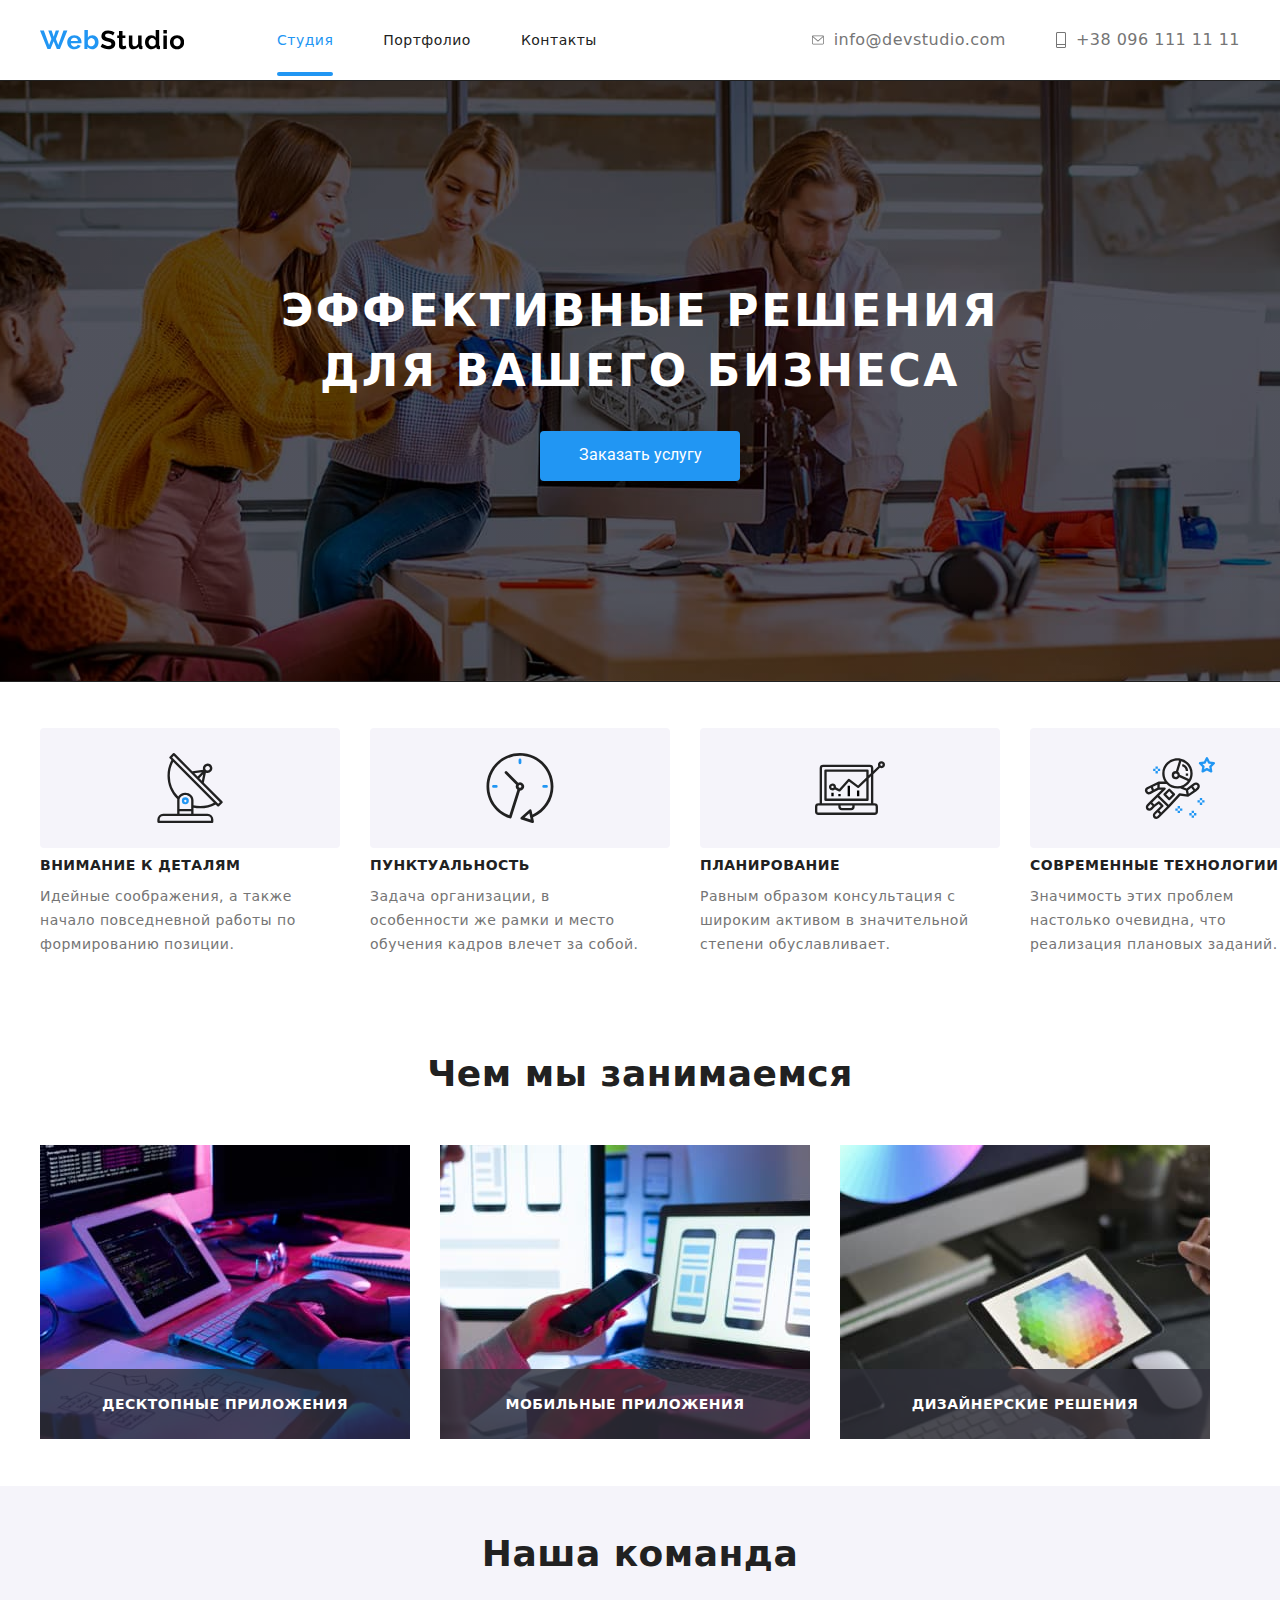
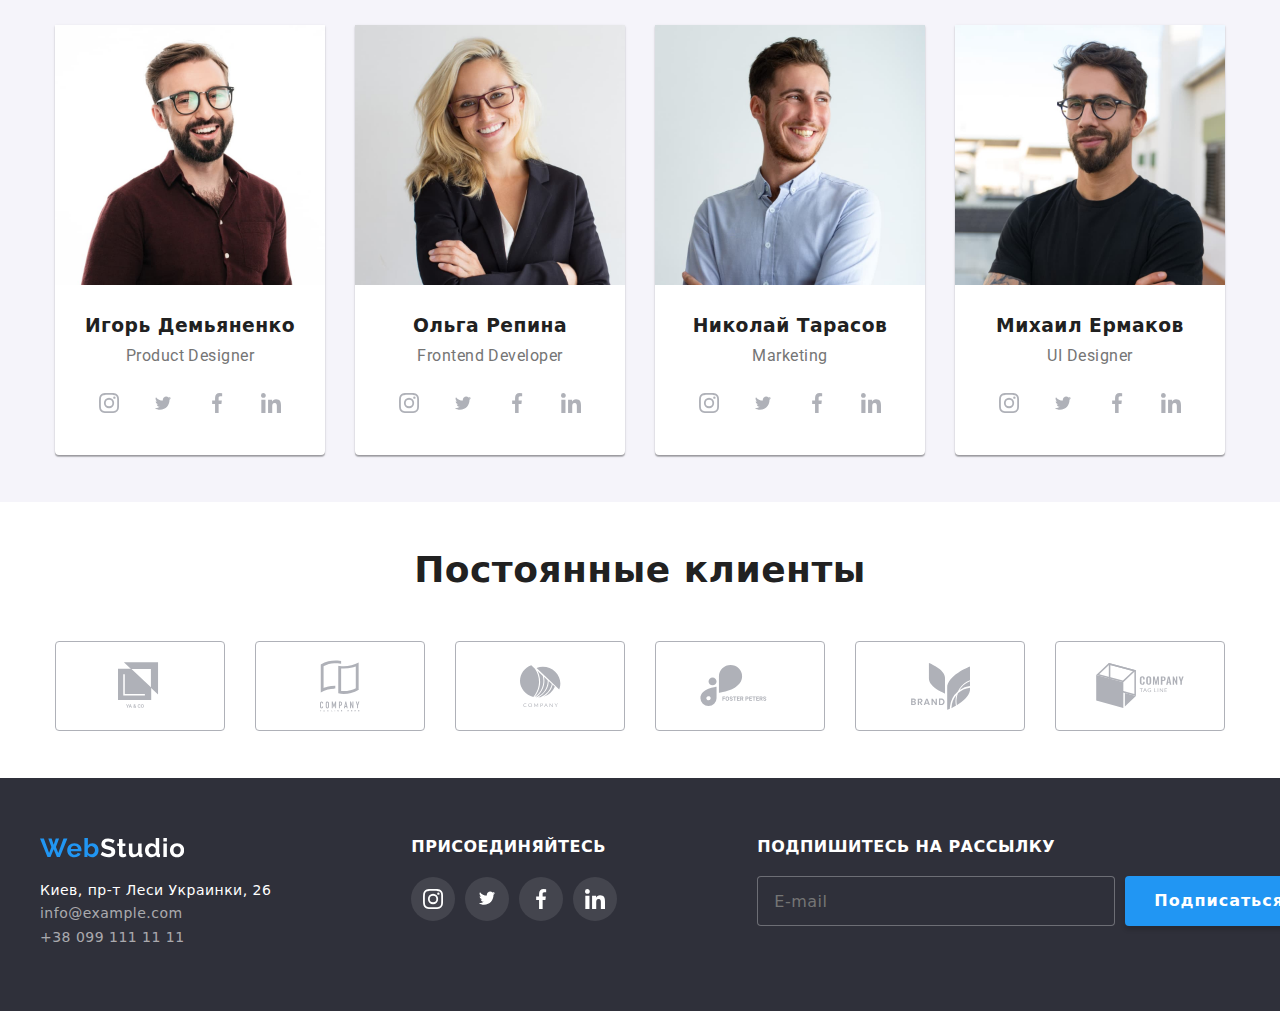
<file: index.html>
<!DOCTYPE html>
<html lang="ru">
<head>
    <meta charset="UTF-8">
    <meta name="viewport" content="width=device-width, initial-scale=1.0">
    <!-- Подключение стилей -->
    <link rel="stylesheet" href="./style.css">
    <link rel="stylesheet" href="https://cdnjs.cloudflare.com/ajax/libs/modern-normalize/1.0.0/modern-normalize.min.css">
    <link href="https://fonts.googleapis.com/css2?family=Roboto:wght@300;400;900&display=swap" rel="stylesheet">
    <title>Студия</title>
</head>
<body>
    <header class="header">
        <div class="conteiner">
        <div class="logo-logo"><a><img src="./img/WebStudio.svg" alt="логотип"></a></div>
        <nav class="main-nav">
            <ul class="nav-list">
                <li class="nav-list-li">
                <a class="studio first" href="">Студия</a>
                </li>
                <li class="nav-list-li">
                <a href="./portfolio.html">Портфолио</a>
                </li>
                <li class="nav-list-li">
                <a class="contacts-nav" href="">Контакты</a>
                </li>
            </ul>
        </nav>
            <ul class="contacts-head">
                <li class="mail">
                <a class="mailll" href="mailto:info@devstudio">
                    <svg class="mail-svg" height="16" width="12">
                        <use href="./img/sprite.svg#icon-mall-hover"></use>
                    </svg>info@devstudio.com</a>
                </li>
                <li>
                <a class="tell" href="tell:+38 096 111 11 11">
                    <svg class="mail-svg" height="16" width="10">
                        <use href="./img/sprite.svg#icon-Tell"></use>
                    </svg>+38 096 111 11 11</a>
                </li>
            </ul>
        </div>    
    </header>
    <main>
    <!----------HERO---------->  
        <section class="hero">
            <div class="overlay">
                <h1 class="hero-title">ЭФФЕКТИВНЫЕ РЕШЕНИЯ <br> ДЛЯ ВАШЕГО БИЗНЕСА</h1>
                <button class="buttonn" data-modal-open>Заказать услугу</button>
            </div>
        </section>
    <!-- Cпособности -->
        <section>
        <div class="conteiner">
            <ul class="ability-list">
                <li class="ability-list-li">
                    <div class="ability-icons">
                        <svg class="ability-icon" height="70">
                            <use href="./img/sprite.svg#icon-antenna"></use>
                        </svg>
                    </div>
                    <h3>Внимание к деталям</h3>
                    <p>Идейные соображения, а также начало повседневной работы по формированию позиции.</p>
                </li>
                <li class="ability-list-li">
                    <div class="ability-icons">
                        <svg class="ability-icon" height="70">
                            <use href="./img/sprite.svg#icon-Clock-1"></use>
                        </svg>
                    </div>
                    <h3>Пунктуальность</h3>
                    <p>Задача организации, в особенности же рамки и место обучения кадров влечет за собой.</p>
                </li>
                <li class="ability-list-li">
                    <div class="ability-icons">
                        <svg class="ability-icon" height="70">
                            <use href="./img/sprite.svg#icon-comp"></use>
                        </svg>
                    </div>
                    <h3>Планирование</h3>
                    <p>Равным образом консультация с широким активом в значительной степени обуславливает.</p>
                </li>
                <li class="ability-list-li">
                    <div class="ability-icons">
                        <svg class="ability-icon" height="70">
                            <use href="./img/sprite.svg#icon-astronaut-1"></use>
                        </svg>
                    </div>
                    <h3>Современные технологии</h3>
                    <p>Значимость этих проблем настолько очевидна, что реализация плановых заданий.</p>
                </li>
            </ul>
        </div>
        </section>
        <!-- Чем мы занимаемся-->
        <section>
        <div class="conteiner">
            <h2 class="gaget-title">Чем мы занимаемся</h2>
            <div>
                <ul class="gagets">
                    <li class="img-gagets">
                        <img src="./img/img1.jpg" width="370" height="294" alt="Компьютер"/>
                        <div class="whatwedo"><b class="what-title" >ДЕСКТОПНЫЕ ПРИЛОЖЕНИЯ</b></div>
                    </li>
                    <li class="img-gagets">
                        <img src="./img/img2.jpg" width="370" height="294" alt="Телефоны">
                        <div class="whatwedo"><b class="what-title">МОБИЛЬНЫЕ ПРИЛОЖЕНИЯ</b></div> 
                    </li>
                    <li class="img-gagets">
                        <img src="./img/img3.jpg" width="370" height="294" alt="Планшеты">
                        <div class="whatwedo"><b class="what-title">ДИЗАЙНЕРСКИЕ РЕШЕНИЯ</b></div>
                    </li>
                </ul>
            </div>
        </div>
        </section>
        <!--Команда-->      
        <section class="team-conteiner">
            <div class="conteiner">
                <h2 class="team-title">Наша команда</h2>
                <ul class="team">
                    <li class="worker">
                        <img src="./img/img.jpg" width="270" height="260" alt="Игорь_Демьяненко"/>
                        <h3 class="name">Игорь Демьяненко</h3>
                        <p class="profession">Product Designer</p>
                        <ul class="list-masanger">
                            <li class="li-masanger">
                                <a class="masanger-link" href="">
                                <svg class="mesanger-icon" height="20" width="20">
                                <use href="./img/sprite.svg#icon-instagram"></use>
                                </svg></a>
                            </li>
                            <li class="li-masanger">
                                <a class="masanger-link" href="">
                                <svg class="mesanger-icon" height="16.25" width="20">
                                <use href="./img/sprite.svg#icon-twitter"></use>
                                </svg></a>
                            </li>
                            <li class="li-masanger">
                                <a class="masanger-link" href="">
                                <svg class="mesanger-icon" height="20" width="20">
                                <use href="./img/sprite.svg#icon-facebook"></use>
                                </svg></a>
                            </li>
                            <li class="li-masanger">
                                <a class="masanger-link" href="">
                                <svg class="mesanger-icon" height="20" width="20">
                                <use href="./img/sprite.svg#icon-linkedin"></use>
                                </svg></a>
                            </li>
                        </ul>
                    </li>
                    <li class="worker">
                        <img src="./img/img (1).jpg" width="270" height="260" alt="Ольга_Репина">
                        <h3 class="name">Ольга Репина</h3>
                        <p class="profession">Frontend Developer</p>
                        <ul class="list-masanger">
                        <li class="li-masanger">
                            <a class="masanger-link" href="">
                            <svg class="mesanger-icon" height="20" width="20">
                            <use href="./img/sprite.svg#icon-instagram"></use>
                            </svg></a>
                        </li>
                        <li class="li-masanger">
                            <a class="masanger-link" href="">
                            <svg class="mesanger-icon" height="16.25" width="20">
                            <use href="./img/sprite.svg#icon-twitter"></use>
                            </svg></a>
                        </li>
                        <li class="li-masanger">
                            <a class="masanger-link" href="">
                            <svg class="mesanger-icon" height="20" width="20">
                            <use href="./img/sprite.svg#icon-facebook"></use>
                            </svg></a>
                        </li>
                        <li class="li-masanger">
                            <a class="masanger-link" href="">
                            <svg class="mesanger-icon" height="20" width="20">
                            <use href="./img/sprite.svg#icon-linkedin"></use>
                            </svg></a>
                        </li>
                        </ul>
                    </li>
                    <li class="worker">
                        <img src="./img/img (2).jpg" width="270" height="260" alt="Николай_Тарасов">
                        <h3 class="name">Николай Тарасов</h3>
                        <p class="profession">Marketing</p>
                        <ul class="list-masanger">
                            <li class="li-masanger">
                                <a class="masanger-link" href="">
                                <svg class="mesanger-icon" height="20" width="20">
                                <use href="./img/sprite.svg#icon-instagram"></use>
                                </svg></a>
                            </li>
                            <li class="li-masanger">
                                <a class="masanger-link" href="">
                                <svg class="mesanger-icon" height="16.25" width="20">
                                <use href="./img/sprite.svg#icon-twitter"></use>
                                </svg></a>
                                </li>
                            <li class="li-masanger">
                                <a class="masanger-link" href="">
                                <svg class="mesanger-icon" height="20" width="20">
                                <use href="./img/sprite.svg#icon-facebook"></use>
                                </svg></a>
                            </li>
                            <li class="li-masanger">
                                <a class="masanger-link" href="">
                                <svg class="mesanger-icon" height="20" width="20">
                                <use href="./img/sprite.svg#icon-linkedin"></use>
                                </svg></a>
                            </li>
                        </ul>
                    </li>
                    <li class="worker">
                        <img src="./img/img (3).jpg" width="270" height="260" alt="Михаил_Ермаков">
                        <h3 class="name">Михаил Ермаков</h3>
                        <p class="profession">UI Designer</p>
                        <ul class="list-masanger">
                            <li class="li-masanger">
                                <a class="masanger-link" href="">
                                <svg class="mesanger-icon" height="20" width="20">
                                <use href="./img/sprite.svg#icon-instagram"></use>
                                </svg></a>
                            </li>
                            <li class="li-masanger">
                                <a class="masanger-link" href="">
                                <svg class="mesanger-icon" height="16.25" width="20">
                                <use href="./img/sprite.svg#icon-twitter"></use>
                                </svg></a>
                            </li>
                            <li class="li-masanger">
                                <a class="masanger-link" href="">
                                <svg class="mesanger-icon" height="20" width="20">
                                <use href="./img/sprite.svg#icon-facebook"></use>
                                </svg></a>
                            </li>
                            <li class="li-masanger">
                                <a class="masanger-link" href="">
                                <svg class="mesanger-icon" height="20" width="20">
                                <use href="./img/sprite.svg#icon-linkedin"></use>
                                </svg></a>
                            </li>
                        </ul>
                    </li>
                </ul>
            </div>
        </section>
        <!----------ПОСТОЯННЫЕ КЛИЕНТЫ---------->
        <section>
            <div class="conteiner">
                <h2 class="team-title">Постоянные клиенты</h2>
                <ul class="clients">
                    <li class="clients-li">
                        <a class="svg-link" href="">
                            <svg class="company" width="44.27" height="49.23">
                                <use href="./img/sprite.svg#icon-YaCo"></use>
                            </svg>
                        </a>
                    </li>
                    <li class="clients-li">
                        <a class="svg-link" href="">
                            <svg class="company" width="40" height="52">
                                <use xlink:href="./img/sprite.svg#icon-company"></use>
                            </svg>
                        </a>
                    </li>
                    <li class="clients-li">
                        <a class="svg-link" href="">
                            <svg class="company" width="41" height="42.6">
                                <use xlink:href="./img/sprite.svg#icon-Company2"></use>
                            </svg>
                        </a>
                    </li>
                    <li class="clients-li">
                        <a class="svg-link" href="">
                            <svg class="company" width="79.66" height="42.02">
                                <use xlink:href="./img/sprite.svg#icon-Foster"></use>
                            </svg>
                        </a>
                    </li>
                    <li class="clients-li">
                        <a class="svg-link" href="">
                            <svg class="company" width="59" height="47">
                                <use xlink:href="./img/sprite.svg#icon-Brand"></use>
                            </svg>
                        </a>
                    </li>
                    <li class="clients-li">
                        <a class="svg-link" href="">
                            <svg class="company" width="88.48" height="45.44">
                                <use xlink:href="./img/sprite.svg#icon-TagLine"></use>
                            </svg>
                        </a>
                    </li>
                </ul>
            </div>
        </section>
    </main>
    <footer>
        <div class="conteiner">
            <ul class="footer-item">
                <li><a><img class="logo-footer" src="./img/WebStudio_white.svg" alt="логотип"></a>
                        <ul class="adress">
                            <li class="adres">Киев, пр-т Леси Украинки, 26<br/></li>
                            <li class="footer-con"><a class="footer-cont" href="mailto:info@example.com">info@example.com</a><br/></li>
                            <li class="footer-contents"><a class="footer-cont" href="tell:+38 099 111 11 11">+38 099 111 11 11</a></li>
                        </ul>
                </li>
                <li class="comeon-Li">
                    <b class="comeon">ПРИСОЕДИНЯЙТЕСЬ</b>
                    <ul class="footer-item2">
                        <li class="li-masanger2">
                            <a class="masanger-link2" href="">
                            <svg class="mesanger-icon2" height="20" width="20">
                            <use href="./img/sprite.svg#icon-instagram"></use>
                            </svg></a>
                        </li>
                        <li class="li-masanger2">
                            <a class="masanger-link2" href="">
                            <svg class="mesanger-icon2" height="16.25" width="20">
                            <use href="./img/sprite.svg#icon-twitter"></use>
                            </svg></a>
                        </li>
                        <li class="li-masanger2">
                            <a class="masanger-link2" href="">
                            <svg class="mesanger-icon2" height="20" width="20">
                            <use href="./img/sprite.svg#icon-facebook"></use>
                            </svg></a>
                        </li>
                        <li class="li-masanger2">
                            <a class="masanger-link2" href="">
                            <svg class="mesanger-icon2" height="20" width="20">
                            <use href="./img/sprite.svg#icon-linkedin"></use>
                            </svg></a>
                        </li>
                    </ul>
                </li>
                <li class="footeer-item">
                    <b class="join">Подпишитесь на рассылку</b>
                    <form action="" class="footer-form">
                    <input type="email" name="email" placeholder="E-mail" class="footer-input" autocomplete="off"/>
                    <button type="submit" class="button primary">
                        Подписаться
                        <svg class="icon-send">
                            <use href="./img/symbol-defss.svg#icon-icon-send"></use>
                        </svg>
                    </button>
                    </form>
                </li>
            </ul>
        </div>
    </footer>
    <div class="backdrop is-hidden" data-modal>
        <div class="modal">
            <form action="#" class="form-modal" autocomplete="off">
                <h4 class="title-form">Оставьте свои данные, мы вам перезвоним</h4>
                <div class="form-field">
                    <label for="name">Имя</label>
                    <div class="icon-input">
                        <input id="name" type="text" name="name" class="input">
                        <svg class="modal-icon" width="18" height="18">
                            <use xlink:href="./img/symbol-defss.svg#icon-person-black-18dp-1"></use>
                        </svg>
                    </div>
                </div>
                <div class="form-field">
                    <label for="tell">Телефон</label>
                    <div class="icon-input">
                        <input id="tell" type="tell" name="tell" class="input">
                        <svg class="modal-icon" width="18" height="18">
                            <use href="./img/symbol-defss.svg#icon-phone-black-18dp-1"></use>
                        </svg>
                    </div>
                </div>
                <div class="form-field">
                <label for="email">Почта</label>
                    <div class="icon-input">
                        <input id="email" type="email" name="email" class="input">
                        <svg class="modal-icon" width="18" height="18">
                            <use href="./img/symbol-defss.svg#icon-email-black-18dp-1"></use>
                        </svg>
                    </div>
                </div>
                <div class="form-field text-comments">
                    <label for="coments">Комментарий</label>
                    <textarea name="coments" id="coments" placeholder="Введите текст"></textarea>
                </div>
                <div class="form-field checkbox-field">
                    <label class="label label-rules">
                    <input type="checkbox" name="policy" class="checkbox" />
                    <span class="icon-checkbox"></span>
                    Соглашаюсь с рассылкой и принимаю
                    <a href="" class="conditions">Условия договора</a>
                    </label>
                </div>
                <button type="submit" class="btn-submit">Отправить</button>
            </form>
            <buttom class="modal-buttom" data-modal-close>
                <svg height="30" width="30">
                    <use href="./img/symbol-defs.svg#icon-close"></use>
                </svg>
            </buttom>
        </div>
    </div>
    <script src="./modal.js"></script>
    </body>
</html>
</file>
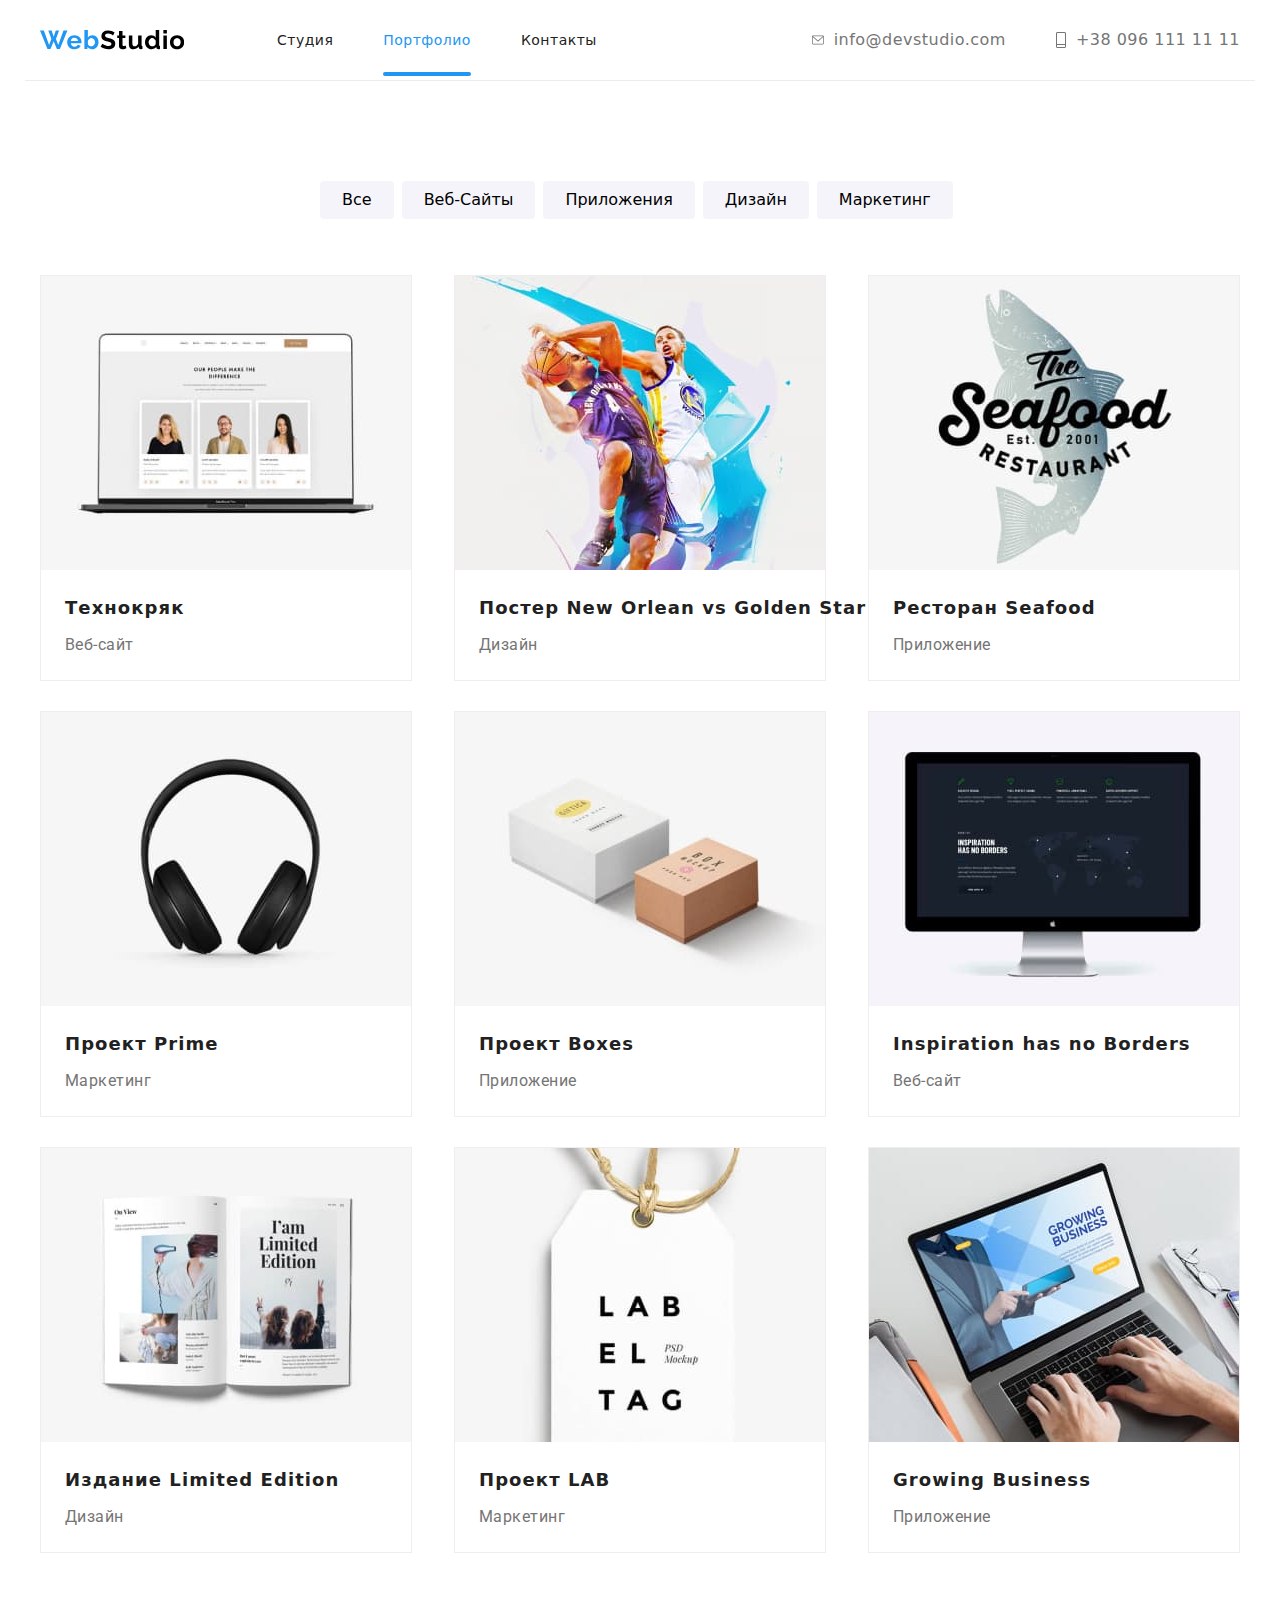
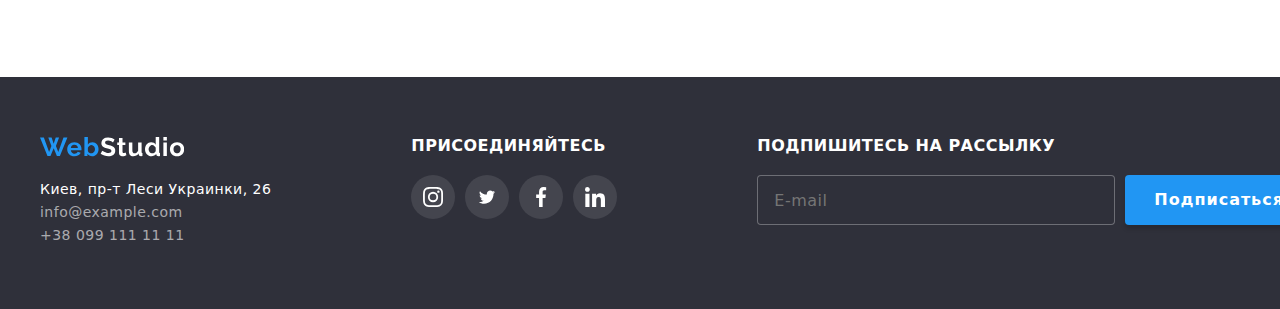
<file: portfolio.html>
<!DOCTYPE html>
<html lang="ru">
<head>
    <meta charset="UTF-8">
    <meta name="viewport" content="width=device-width, initial-scale=1.0">
    <!-- Подключение стилей -->
    <link rel="stylesheet" href="./style.css"><link/>
    <link rel="stylesheet" href="https://cdnjs.cloudflare.com/ajax/libs/modern-normalize/1.0.0/modern-normalize.min.css">
    <link href="https://fonts.googleapis.com/css2?family=Roboto:wght@300;400;900&display=swap" rel="stylesheet">
    <title>Портфолио</title>
</head>
<body>
    <header class="header">
        <div class="conteiner">
        <div class="logo-logo"><a><img src="./img/WebStudio.svg" width="" height="" alt="логотип"></a></div>
        <nav class="main-nav">
            <ul class="nav-list">
                <li class="nav-list-li">
                <a class="" href="./index.html">Студия</a>
                </li>
                <li class="nav-list-li">
                <a class="portfolio first" href="./portfolio.html">Портфолио</a>
                </li>
                <li class="nav-list-li">
                <a class="contacts-nav" href="">Контакты</a>
                </li>
            </ul>
        </nav>
            <ul class="contacts-head2">
                <li class="mail">
                <a class="mailll" href="mailto:info@devstudio">
                    <svg class="mail-svg" height="16" width="12">
                        <use href="./img/sprite.svg#icon-mall-hover"></use>
                    </svg>info@devstudio.com</a>
                </li>
                <li>
                <a class="tell" href="tell:+38 096 111 11 11">
                    <svg class="mail-svg" height="16" width="10">
                        <use href="./img/sprite.svg#icon-Tell"></use>
                    </svg>+38 096 111 11 11</a>
                </li>
            </ul>
        </div>    
    </header>
    <main>
        <section>
            <div class="conteiner">
            <div class="guide">
                <ul class="buttom-button">
                    <li class="buttom-button-li"><button class="buttom" type="button">все</button></li>
                    <li class="buttom-button-li"><button class="buttom" type ="button">веб-сайты</button></li>
                    <li class="buttom-button-li"><button class="buttom" type ="button">приложения</button></li>
                    <li class="buttom-button-li"><button class="buttom" type ="button">дизайн</button></li>
                    <li class="buttom-button-li"><button class="buttom" type ="button">маркетинг</button></li>
                </ul>
            </div>
            <div class="proects">
                <ul class="progect-list">
                    <li class="progect-list-li">
                        <a href="">
                            <figure class="hidden">
                                <div class="overlay">
                                <img src="./img/technocryak.jpg" width="370" height="294" alt="Технокряк"/>
                                <div class="overlay-p"><p class="corona">Технокряк это современная площадка распространения коронавируса. Компании используют эту платформу для цифрового шпионажа и атак на защищённые сервера конкурентов.</p></div>
                                </div>
                                <h3 class="name-progect">Технокряк</h3>
                                <h3 class="progect-what">Веб-сайт</h3>
                            </figure>
                        </a>
                    </li>
                    <li class="progect-list-li">
                        <a href="">
                            <figure class="hidden">
                                <div class="overlay">
                                    <img src="./img/poster.jpg" width="370" height="294" alt="Постер_New_Orlean_vs_Golden_Star"/>
                                    <div class="overlay-p"><p class="corona">Технокряк это современная площадка распространения коронавируса. Компании используют эту платформу для цифрового шпионажа и атак на защищённые сервера конкурентов.</p></div>
                                </div>
                                <h3 class="name-progect">Постер New Orlean vs Golden Star</h3>
                                <h3 class="progect-what">Дизайн</h3>
                            </figure>
                        </a>
                    </li>
                    <li class="progect-list-li">
                        <a href="">
                            <figure class="hidden">
                                <div class="overlay">
                                    <img src="./img/resturan.jpg" width="370" height="294" alt="Ресторан_Seafood"/>
                                    <div class="overlay-p"><p class="corona">Технокряк это современная площадка распространения коронавируса. Компании используют эту платформу для цифрового шпионажа и атак на защищённые сервера конкурентов.</p></div>
                                </div>
                                <h3 class="name-progect">Ресторан Seafood</h3>
                                <h3 class="progect-what">Приложение</h3>
                            </figure>
                        </a>
                    </li>
                    <li class="progect-list-li">
                        <a href="">
                            <figure class="hidden">
                                <div class="overlay">
                                    <img src="./img/proect-prime.jpg" width="370" height="294" alt="Проект_Prime"/>
                                    <div class="overlay-p"><p class="corona">Технокряк это современная площадка распространения коронавируса. Компании используют эту платформу для цифрового шпионажа и атак на защищённые сервера конкурентов.</p></div>
                                </div>
                                <h3 class="name-progect">Проект Prime</h3>
                                <h3 class="progect-what">Маркетинг</h3>
                            </figure>
                        </a>
                    </li>
                    <li class="progect-list-li">
                        <a href="">
                            <figure class="hidden">
                                <div class="overlay">
                                    <img src="./img/proect-box.jpg" width="370" height="294" alt="Проект_Boxes"/>
                                    <div class="overlay-p"><p class="corona">Технокряк это современная площадка распространения коронавируса. Компании используют эту платформу для цифрового шпионажа и атак на защищённые сервера конкурентов.</p></div>
                                </div>
                                <h3 class="name-progect">Проект Boxes</h3>
                                <h3 class="progect-what">Приложение</h3>
                            </figure>
                        </a>
                    </li>
                    <li class="progect-list-li">
                        <a href="">
                            <figure class="hidden">
                                <div class="overlay">
                                    <img src="./img/inspiration.jpg" width="370" height="294" alt="Inspiration_has_no_Borders"/>
                                    <div class="overlay-p"><p class="corona">Технокряк это современная площадка распространения коронавируса. Компании используют эту платформу для цифрового шпионажа и атак на защищённые сервера конкурентов.</p></div>
                                </div>
                                <h3 class="name-progect">Inspiration has no Borders</h3>
                                <h3 class="progect-what">Веб-сайт</h3>
                            </figure>
                        </a>
                    </li>
                    <li class="progect-list-li">
                        <a href="">
                            <figure class="hidden">
                                <div class="overlay">
                                    <img src="./img/limited_edition.jpg" width="370" height="294" alt="Издание_Limited_Edition"/>
                                    <div class="overlay-p"><p class="corona">Технокряк это современная площадка распространения коронавируса. Компании используют эту платформу для цифрового шпионажа и атак на защищённые сервера конкурентов.</p></div>
                                </div>
                                <h3 class="name-progect">Издание Limited Edition</h3>
                                <h3 class="progect-what">Дизайн</h3>
                            </figure>
                        </a>
                    </li>
                    <li class="progect-list-li">
                        <a href="">
                            <figure class="hidden">
                                <div class="overlay">
                                    <img src="./img/proect_LAB.jpg" width="370" height="294" alt="Проект_LAB"/>
                                    <div class="overlay-p"><p class="corona">Технокряк это современная площадка распространения коронавируса. Компании используют эту платформу для цифрового шпионажа и атак на защищённые сервера конкурентов.</p></div>
                                </div>
                                <h3 class="name-progect">Проект LAB</h3>
                                <h3 class="progect-what">Маркетинг</h3>
                            </figure>
                        </a>
                    </li>
                    <li class="progect-list-li">
                        <a href="">
                            <figure class="hidden">
                                <div class="overlay">
                                    <img src="./img/groving.jpg" width="370" height="294" alt="Growing Business"/>
                                    <div class="overlay-p"><p class="corona">Технокряк это современная площадка распространения коронавируса. Компании используют эту платформу для цифрового шпионажа и атак на защищённые сервера конкурентов.</p></div>
                                </div>
                                <h3 class="name-progect">Growing Business</h3>
                                <h3 class="progect-what">Приложение</h3>
                            </figure>
                        </a>
                    </li>
                </ul>
            </div>
            </div>
        </section>
        
    </main>
    <footer>
        <div class="conteiner">
            <ul class="footer-item">
                <li><a><img class="logo-footer" src="./img/WebStudio_white.svg" alt="логотип"></a>
                        <ul class="adress">
                            <li class="adres">Киев, пр-т Леси Украинки, 26<br/></li>
                            <li class="footer-con"><a class="footer-cont" href="mailto:info@example.com">info@example.com</a><br/></li>
                            <li class="footer-contents"><a class="footer-cont" href="tell:+38 099 111 11 11">+38 099 111 11 11</a></li>
                        </ul>
                </li>
                <li class="comeon-Li">
                    <b class="comeon">ПРИСОЕДИНЯЙТЕСЬ</b>
                    <ul class="footer-item2">
                        <li class="li-masanger2">
                            <a class="masanger-link2" href="">
                            <svg class="mesanger-icon2" height="20" width="20">
                            <use href="./img/sprite.svg#icon-instagram"></use>
                            </svg></a>
                        </li>
                        <li class="li-masanger2">
                            <a class="masanger-link2" href="">
                            <svg class="mesanger-icon2" height="16.25" width="20">
                            <use href="./img/sprite.svg#icon-twitter"></use>
                            </svg></a>
                        </li>
                        <li class="li-masanger2">
                            <a class="masanger-link2" href="">
                            <svg class="mesanger-icon2" height="20" width="20">
                            <use href="./img/sprite.svg#icon-facebook"></use>
                            </svg></a>
                        </li>
                        <li class="li-masanger2">
                            <a class="masanger-link2" href="">
                            <svg class="mesanger-icon2" height="20" width="20">
                            <use href="./img/sprite.svg#icon-linkedin"></use>
                            </svg></a>
                        </li>
                    </ul>
                </li>
                <li class="footeer-item">
                    <b class="join">Подпишитесь на рассылку</b>
                    <form action="" class="footer-form">
                    <input type="email" name="email" placeholder="E-mail" class="footer-input" autocomplete="off"/>
                    <button type="submit" class="button primary">
                        Подписаться
                        <svg class="icon-send">
                            <use href="./img/symbol-defss.svg#icon-icon-send"></use>
                        </svg>
                    </button>
                    </form>
                </li>
            </ul>
        </div>
    </footer>
    </body>
</html>
</file>
<file: style.css>
*,
*::before,
*::after {
margin: 0;
padding: 0;
border: 0;
}

* {
text-decoration: none;
list-style: none;
}
:root {
    --color-black: #212121;
    --color-gray: #757575;
    --color-wight: #FFFFFF;
    --color-blue: #2196F3;
    --color-gray-transparent: rgba(255, 255, 255, 0.6);
    --timing-function: cubic-bezier(0.4, 0, 0.2, 1);
    --primary-text-color: #212121;
    --accent-color: #2196f3;
    --input-border-color: rgba(33, 33, 33, 0.2);
    --form-text-color: rgba(117, 117, 117, 0.5);
    --secondary-text-color: #757575;
}
body {
    font-family: Roboto, sans-serif;
    letter-spacing: 0.03em;
    color: var(--color-black);
    }
ul {
    list-style: none;
}
a {
    text-decoration: none;
}

img {
    display: block;
}

.conteiner {
    width: 1230px;
    padding-left: 15px;
    padding-right: 15px;
    margin: 0 auto; 
    }

/*========= header ==========*/
.nav-list a:hover {
    color:var(--color-blue);
    opacity: 1;
    transition: opacity 250ms var(--timing-function);
}
header .conteiner {
    display: flex;
    align-items: center;
    border-bottom: 1px solid #ECECEC;
}
.nav-list {
    display: flex;
    align-items: center;
    padding-top: 32px;
    padding-bottom: 32px;
    font-weight: 500;
    font-size: 14px;
    line-height: 16px;
}
.logo-logo {
    margin-right: 93px;
    align-items: center;
}
.nav-list-li:not(:last-child) {
    margin-right: 50px;
}
.nav-list.studio {
    text-transform: capitalize;
    font-size: 14px;
    font-weight: 500;
    line-height: 1.14;
    color:var(--color-black);
    letter-spacing: 0.02 em;
}
.studio {
    position: relative;
    color:var(--color-black);
    
    font-weight: 500;
}
.studio::after {
    content: "";
    display: block;
    box-sizing: border-box;
    position: absolute;
    bottom: 0;
    width: 100%;
    height: 4px;
    background: var(--color-blue);
    border-radius: 2px;
    }
.first {
    position: relative;
    color:var(--color-blue); 
    padding-bottom: 28px;
}
.studio.first {
    color:var(--color-blue);
}
.first::after {
    content: "";
    display: block;
    box-sizing: border-box;
    position: absolute;
    bottom: 0;
    width: 100%;
    height: 4px;
    background: var(--color-blue);
    border-radius: 2px;
    }
.main-nav a {
    color:var(--color-black);
}
.contacts-head a:hover {
    color:var(--color-blue);
    opacity: 1;
    transition: opacity 250ms var(--timing-function);
}
.contacts-head {
    display: flex;
    align-items: center;
    margin-left: auto;
}
.contacts-head2 {
    display: flex;
    align-items: center;
    margin-left: auto;
}
.mail {
    margin-right: 50px;
    align-items: center;
}

.mailll {
    color:var(--color-gray)
}
.mail-svg {
    margin-right: 10px;
    fill: currentColor;
    vertical-align: middle;
}
.tell {
    color:var(--color-gray);
}

/*==========HERO==========*/
.hero {
    text-align: center;
    background: #2F303A;
    left: 0px;
    top: 80px;
    padding-bottom: 200px;
    padding-top: 200px;
    max-width: 1600px;
    min-height: 480px;
    margin-right: auto;
    margin-left: auto;
    outline: 1px solid var(--color-black);
    background-image: linear-gradient(
        to right,
        rgba(0, 0, 0, 0.4),
        rgba(0, 0, 0, 0.4)
        ),
        url(./img/hero.jpg);
    background-repeat: no-repeat;
    background-position: center;
    background-size: cover;
}

.hero-title {
    font-weight: 900;
    font-size: 44px;
    line-height: 1.36;
    letter-spacing: 0.06em;
    text-transform: uppercase;
    color: #FFFFFF;
    margin-bottom: 30px;
}
.hero button {
    font-family: Roboto;
    min-width: 200px;
    padding: 10px 32px;
    height: 50px;
    left: 700px;
    background: var(--color-blue);
    border-radius: 4px;
    box-shadow: 0px 4px 4px rgba(0, 0, 0, 0.15);
}
.buttonn {
    color: var(--color-wight);
    padding: 200px 700px;
}
/*==========МОДАЛЬНОЕ ОКНО==========*/
.backdrop {
    position: fixed;
    top: 0;
    left: 0;
    width: 100%;
    height: 100%;
    background-color:rgba(0, 0, 0, 0.2);
    transition-duration: 250ms;
    transition-timing-function: cubic-bezier(0.4, 0, 0.2, 1);
}
.is-hidden {
    opacity: 0;
    pointer-events: none;
}
.is-hidden .modal {
    transform: translate(-50%, -50%) scale(0.9);
}

.modal {
    position: absolute;
    top: 50%;
    left: 50%;
    transform: translate(-50%, -50%) scale(1);
    transition: transform 250ms var(--timing-function);
    width: 528px;
    height: 581px;
    padding: 40px;
    background: #FFFFFF;
    box-shadow: 0px 1px 3px rgba(0, 0, 0, 0.12), 0px 1px 1px rgba(0, 0, 0, 0.14), 0px 2px 1px rgba(0, 0, 0, 0.2);
    border-radius: 4px;

}
.modal-buttom {
    position: absolute;
    fill: var(--color2, #000);
    top: 8px;
    right: 8px;
}
.form-modal {
    width: 100%;
}
.form-field{
    margin-bottom: 10px;
    display: flex;
    flex-direction: column;
}
.text-comments {
    margin-bottom: 20px;
}
.icon-input{
    position: relative;
    display: flex;
    flex-direction: column;
}
.title-form {
    white-space: nowrap;
    color:#212121;
    font-weight: 700;
    font-size: 20px;
    line-height: 23px;
    text-align: center;
    color: var(--primary-text-color);
    margin-bottom: 12px;
}
label {
    margin-bottom: 4px;
    font-family: Roboto;
    font-size: 12px;
    line-height: 1.16;
    letter-spacing: 0.01em;
    color: var(--secondary-text-color);
    }
input {
    width: 448px;
    height: 40px;
    left: 576px;
    top: 382px;
    border: 1px solid rgba(33, 33, 33, 0.2);
    box-sizing: border-box;
    border-radius: 4px;
    margin-left: 15px;
    font-size: 14px;
    line-height: 1.16;
    letter-spacing: 0.01em;
    outline: none;
    padding-left: 45px;
    }
.input:focus {
    border: 1px solid var(--accent-color);
}
.input:hover {
    border: 1px solid var(--accent-color);
}
.modal-icon {
    position: absolute;
    top: 50%;
    left: 12px;
    transform: translateY(-50%);
    fill: var(--primary-text-color);
}
.input:focus ~ .modal-icon {
    fill: var(--accent-color);
}
.input:hover ~ .modal-icon {
    fill: var(--accent-color);
}
textarea {
    resize: none;
    height: 120px;
    padding: 12px 16px;
    border: 1px solid var(--input-border-color);
    border-radius: 4px;
    outline: none;
}
textarea:focus {
    border: 1px solid var(--accent-color);
}
textarea:hover {
    border: 1px solid var(--accent-color);
}
textarea::placeholder {
    font-size: 12px;
    line-height: 1.16;
    letter-spacing: 0.01em;
    color: var(--form-text-color);
}
.checkbox-field {
    margin-bottom: 30px;
    display: flex;
    flex-direction: row;
    justify-content: center;
    align-items: center;
}
.label-rules {
    display: flex;
}
.label-rules a {
    color: var(--accent-color);
    text-decoration: underline;
}
.label-rules a:visited {
    color: var(--accent-color);
    text-decoration: underline;
}
.checkbox {
    position: absolute;
    width: 1px;
    height: 1px;
    margin: -1px;
    border: 0;
    padding: 0;
    clip: rect(0 0 0 0);
    overflow: hidden;
}
.icon-checkbox {
    width: 16px;
    height: 15px;
    border: 2px solid var(--primary-text-color);
    border-radius: 2px;
    margin-right: 7px;
}
.checkbox:checked + .icon-checkbox {
    background-color: var(--accent-color);
    border: 2px solid var(--accent-color);
    background-image: url(./img/icon\ check.svg);
    background-origin: border-box;
}
.btn-submit {
    display: block;
    margin: 0 auto;
    width: 200px;
    height: 50px;
    padding: 10px 55px;
    background-color: var(--accent-color);
    border: none;
    border-radius: 4px;
    box-shadow: 0px 4px 4px rgba(0, 0, 0, 0.15);
    font-size: 16px;
    line-height: 1.87;
    font-weight: 700;
    letter-spacing: 0.06em;
    color: var(--color-wight);
    transition: background-color 250ms var(--timing-function);
}
.btn-submit:hover {
    background-color: #188ce8;
}

.modal-buttom:hover {
    fill: var(--accent-color);
}
/*========== Способности ==========*/
.ability-icons {
    background: #F5F4FA;
    border-radius: 4px;
    height: 120px;
}
.ability-icon{
    display: inline-block;
    text-align: center;
    margin-top: 25px;

}
.ability-list {
    display: flex;
    justify-content: space-around;
    padding-top:47px;
    padding-bottom: 47px;
}
.ability-list-li:not(:last-child) {
    margin-right: 30px;
}

.ability-list h3 {
    color: #212121;
    width: 270px;
    height: 16px;
    text-transform: uppercase;
    font-size: 14px;
    line-height: 1.14;
    margin-top: 10px;
}
.ability-list p {
    color: #757575;
    width: 270px;
    height: 75px;
    font-size: 14px;
    font-style: normal;
    font-weight: normal;
    font-size: 14px;
    line-height: 24px;
    margin-top: 10px;
    }
/*========== Чем мы занимаемся ==========*/
.gaget-title {
    font-size: 36px;
    line-height: 42px;
    text-align: center;
    padding-top: 47px;
}
.gagets {
    display: flex;
    padding-bottom: 47px;
}
.img-gagets {
    position: relative;
    margin-top: 50px;
}
.img-gagets.img-gagets:not(:last-child) {
margin-right: 30px;
}
.whatwedo {
    position: absolute;
    bottom: 0;
    left: 0;
    width: 100%;
    height: 70px;
    background-color: rgba(47, 48, 58, 0.8);
}
.what-title {
    position: absolute;
    top: 50%;
    left: 50%;
    transform: translate(-50%, -50%);
    font-size: 14px;
    line-height: 16px;
    white-space: nowrap;
}

/*========== Наша команда ========== */
.team-conteiner {
background-color: #F5F4FA;
}   
.team-title {
    font-size: 36px;
    line-height: 42px;
    padding-top: 47px;
    text-align: center;
}
.team {
    display: flex;
    justify-content: center;
    margin-top: 50px;
    text-align: center;
    padding-bottom: 47px;
}
.team li:not(:last-child) {
    margin-right: 30px;
}
.worker {
    background:var(--color-wight);
    box-shadow: 0px 1px 3px rgba(0, 0, 0, 0.12), 0px 1px 1px rgba(0, 0, 0, 0.14), 0px 2px 1px rgba(0, 0, 0, 0.2);
    border-radius: 0px 0px 4px 4px;
}
.team h3 {
    margin-top: 30px;
    text-align: center;
}
.team p {
    font-family: Roboto;
    font-size: 16px;
    line-height: 19px;
    color: #757575;
    margin-top: 10px;
}
.list-masanger {
    display: flex;
    justify-content: center;
    text-align: center;
    margin-bottom: 30px;
    margin-top: 16px;
}
.list-masanger .li-masanger:not(:last-child) {
    margin-right: 10px;
}
.li-masanger .masanger-link {
    display: flex;
    width: 44px;
    height: 44px;
    box-sizing: border-box;
    border-radius: 50%;
    background-color: var(--color-wight);

}
.masanger-link:hover {
    background-color: #2196F3;
    opacity: 1;
    transition: opacity 250ms var(--timing-function);
}
.mesanger-icon {
    fill: #AFB1B8;
    margin: auto;
}
.mesanger-icon:hover {
    fill: var(--color-wight);
    opacity: 1;
    transition: opacity 250ms var(--timing-function);
}
/*==========ПОСТОЯННЫЕ КЛИЕНТЫ==========*/
.clients {
    display: flex;
    justify-content: center;
    margin-top: 50px;
    text-align: center;
    padding-bottom: 47px;
}

.clients-li .svg-link:hover {
    color:var(--color-blue);
    border: 1px solid var(--color-blue);
    transition: opacity 250ms var(--timing-function);
}
.clients li:not(:last-child) {
    margin-right: 30px;
}
.clients-li .svg-link {
    display: flex;
    width: 170px;
    height: 90px;
    border: 1px solid #AFB1B8;
    box-sizing: border-box;
    border-radius: 4px;
    color: #AFB1B8;
    }
.company {
    margin: auto;
    fill: currentColor;
}

/*========== Подвал =========*/

footer {
    background: #2F303A;
    padding-top: 60px;
    padding-bottom: 60px;
}

.adres {
    color: var(--color-wight);
    font-size: 14px;
    line-height: 24px;
    margin-top: 20px;
    white-space: nowrap;
} 
.adress a {
font-size: 14px;
line-height: 1.67;
color: rgba(255, 255, 255, 0.6);
font-style: normal;
}
.footer-cont {
    margin-top: 9px;
}
.footer-item {
    display: flex;
}
.footer-item li {
    margin-right: 70px;
}
.footer-item2 {
    display: flex;
    justify-content: center;
    text-align: center;
    margin-bottom: 30px;
    margin-top: 20px;
}
.li-masanger2 .masanger-link2 {
    display: flex;
    width: 44px;
    height: 44px;
    box-sizing: border-box;
    border-radius: 50%;
    background-color: rgba(255, 255, 255, 0.1);
}
.footer-item2 .li-masanger2:not(:last-child) {
    margin-right: 10px;
}
.mesanger-icon2 {
    fill: var(--color-wight);
    margin: auto;
}
.masanger-link2:hover {
    background-color: #2196F3;
    transition: opacity 250ms var(--timing-function);
}
b {
    color: var(--color-wight);
}
.footeer-item {
    justify-content: center;
}
.footer-form {
    display: flex;
}
.footer-input {
    width: 358px;
    height: 50px;
    padding: 15px 16px;
    outline: none;
    border: 1px solid rgba(255, 255, 255, 0.3);
    font-size: 16px;
    line-height: 1.25;
    letter-spacing: 0.03em;
    background-color: #2F303A;
    display: inline-flex;
    margin-right: 10px;
}
.footer-form .button {
    width: 200px;
    height: 50px;
    padding: 10px 29px;
    border-radius: 4px;
    box-shadow: 0px 4px 4px rgba(0, 0, 0, 0.15);
    font-size: 16px;
    line-height: 1.87;
    font-weight: 700;
    letter-spacing: 0.06em;
    text-align: left;
    border: none;
    display: inline-flex;
    justify-content: space-between;
    align-items: center;
    color: var(--color-wight);
    background-color: var(--accent-color);
}
.icon-send {
    width: 24px;
    height: 24px;
    fill: var(--color-wight);
}
.join {
    font-weight: 700;
    line-height: 1.14;
    text-transform: uppercase;
    display: inline-block;
    margin-bottom: 20px;
}

/*========== Стили к портфолио========== */
.portfolio {
    color:var(--color-black);
    font-style: normal;
    font-weight: 500;
}
.first {
    color:var(--color-blue); 
}
.portfolio.first {
    color:var(--color-blue);
}
.buttom:hover, .buttom:focus {
    background-color: var(--color-blue);
    color: var(--color-wight);
    transition: opacity 250ms var(--timing-function);
}

.buttom {
    min-width: 73px;
    text-transform: capitalize;
    font-weight: 500;
    font-size: 16px;
    line-height: 1.63;
    background: #F5F4FA;
    border-radius: 4px;
    border-color: var(--color-wight);
    box-shadow:none;
    padding: 6px 22px;
}
.buttom-button{
    display: flex;
    margin-top: 100px;
    padding-left: 280px;
}
.buttom-button button{
    text-align: center;
    margin-right: 8px;
    }


.name-progect {
    width: 322px;
    font-style: normal;
    font-weight: bold;
    font-size: 18px;
    line-height: 36px;
    letter-spacing: 0.06em;
    white-space: nowrap;
    color: var(--color-black);
}

.progect-what {
    font-size: 16px;
    line-height: 1.87;
    color: #757575;
    font-weight: 400;
}

.progect-list {
    overflow: hidden;
    padding-top: 56px;
    padding-bottom: 94px;
    display: flex;
    flex-wrap: wrap;
    justify-content: space-between;
}


.progect-list-li {
    margin-bottom: 30px;
    background: #FFFFFF;
    border: 1px solid #EEEEEE;
    box-sizing: border-box;

}
.progect-list-li:hover {
    box-shadow: 0px 1px 1px rgba(0, 0, 0, 0.12), 0px 4px 4px rgba(0, 0, 0, 0.06), 1px 4px 6px rgba(0, 0, 0, 0.16);
    transition: opacity 250ms var(--timing-function);
}

.progect-list h3 {
    width: 322px;
}
.progect-list .name-progect {
    margin-top: 20px;
    padding-left: 24px;
}
.progect-list .progect-what {
    width: 322px;
    font-size: 16px;
    line-height: 30px;
    font-family: Roboto;
    color: #757575;
    margin-top: 4px;
    margin-bottom: 20px;
    padding-left: 24px;
}

.overlay {
    position: relative;
    overflow: hidden;
}
.overlay-p {
    position: absolute;
    top: 0;
    left: 0;
    width: 100%;
    height: 100%;
    font-size: 18px;
    line-height: 28px;
    color: var(--color-wight);
    background-color: rgba(33, 150, 243, 0.9);
    transform: translateY(100%);
    
}
.overlay:hover .overlay-p {
    transform: translateY(0);
    transition: 250ms var(--timing-function);
}
.corona {
    position: absolute;
    height: 50%;
    width: 322px;
    top: 50%;
    left: 50%;
    transform: translate(-50%, -50%);
}
</file>
